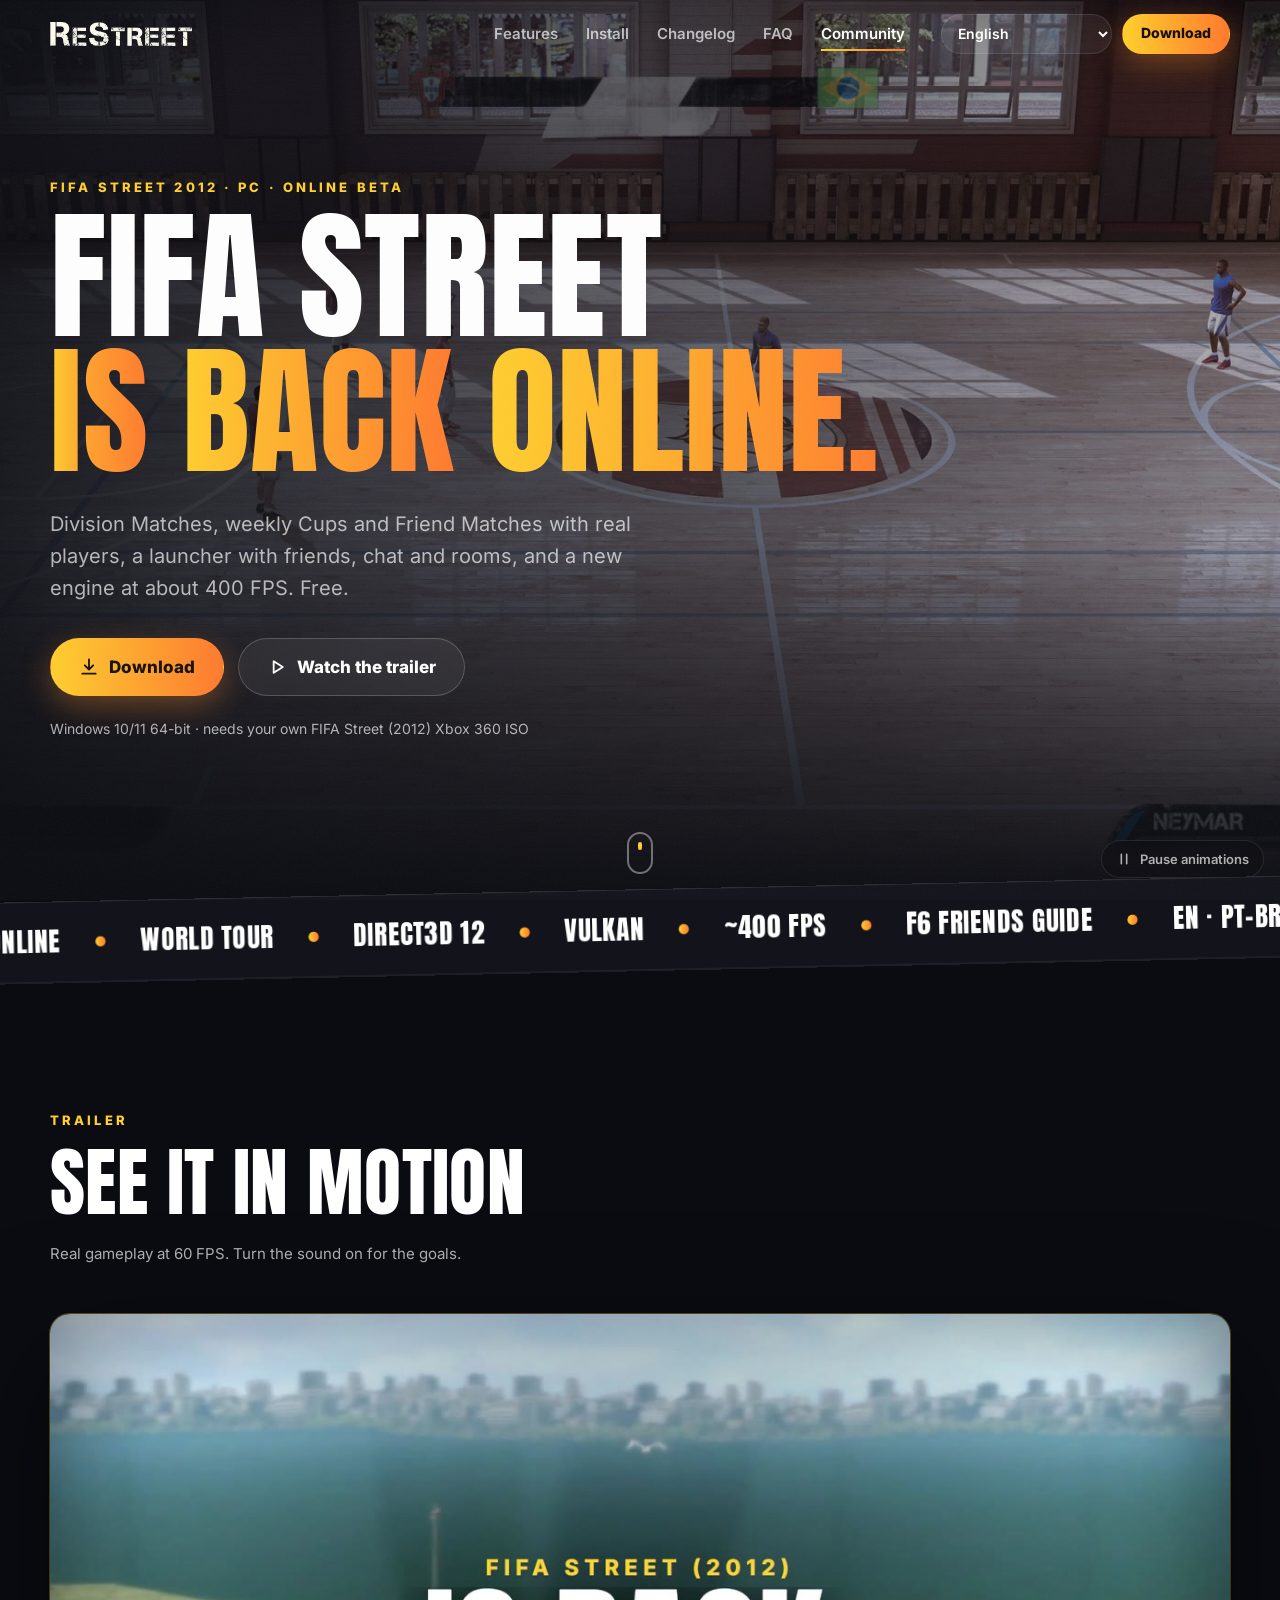
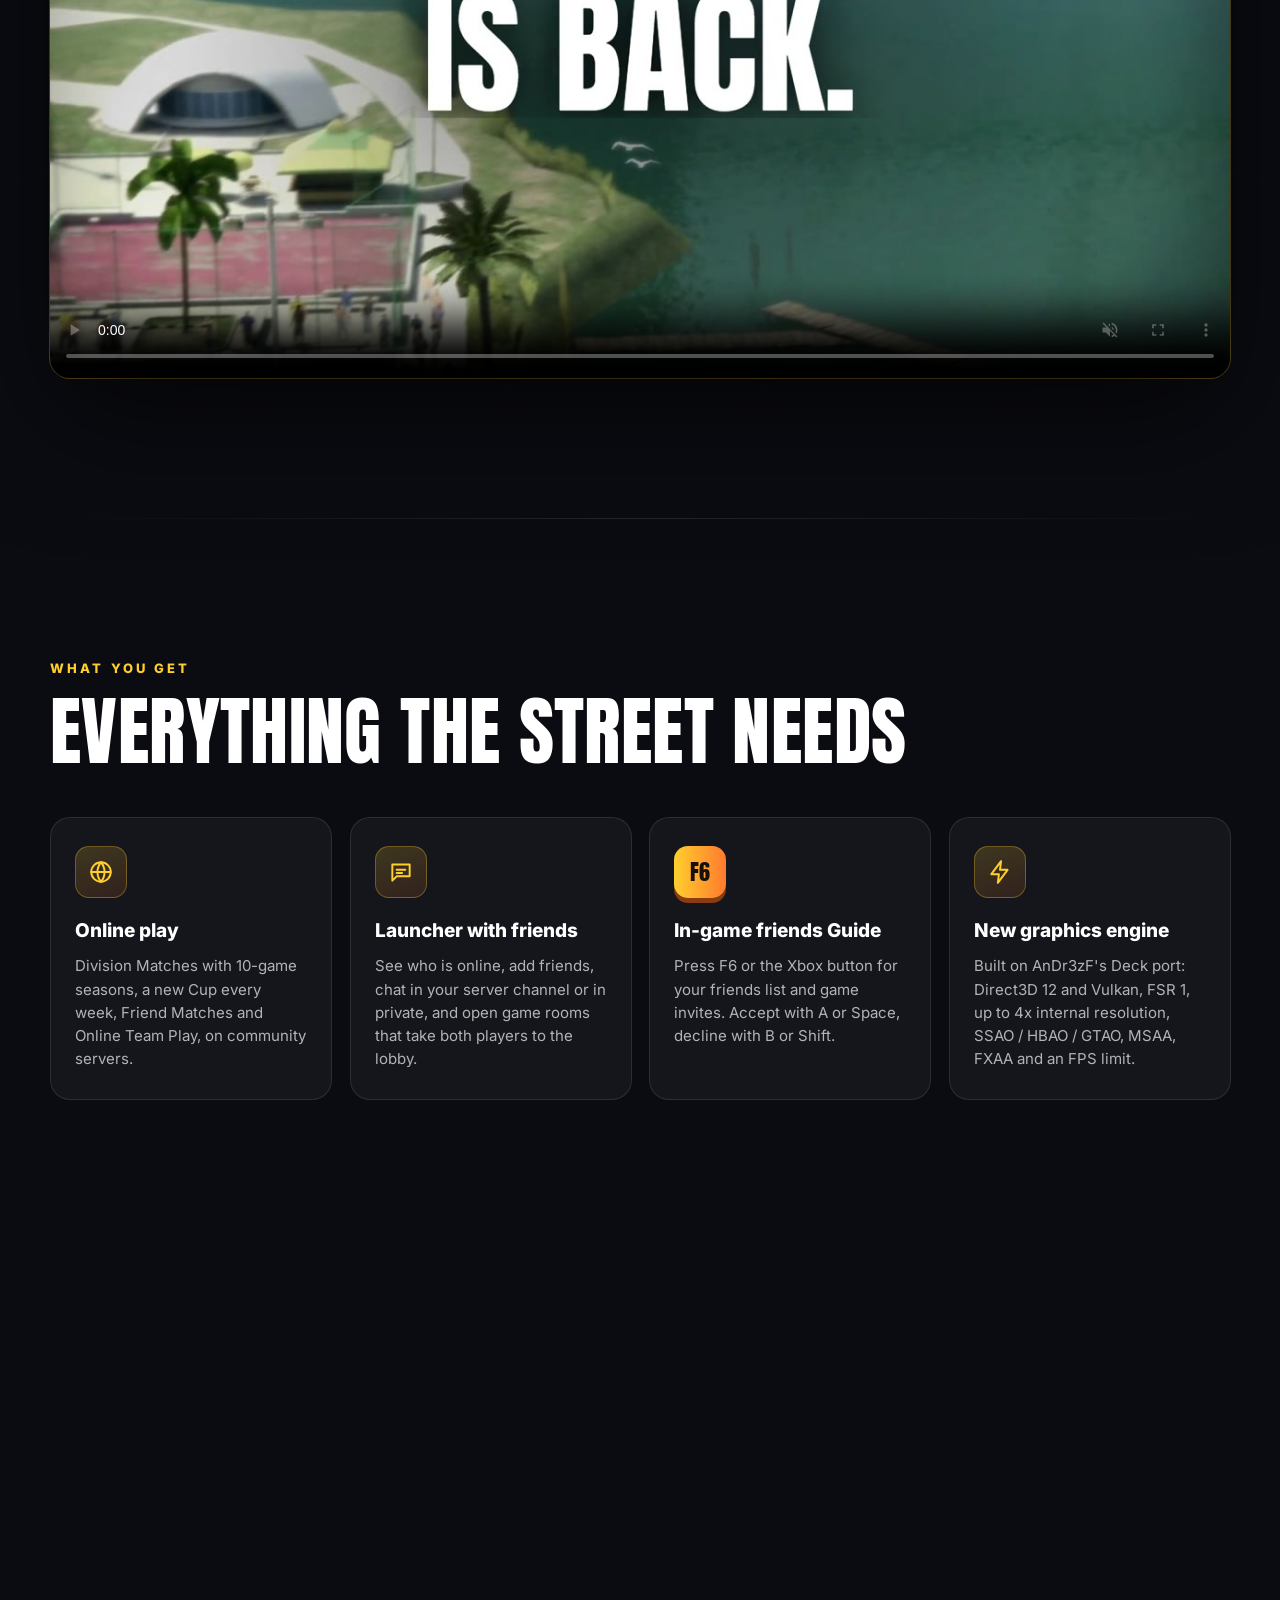
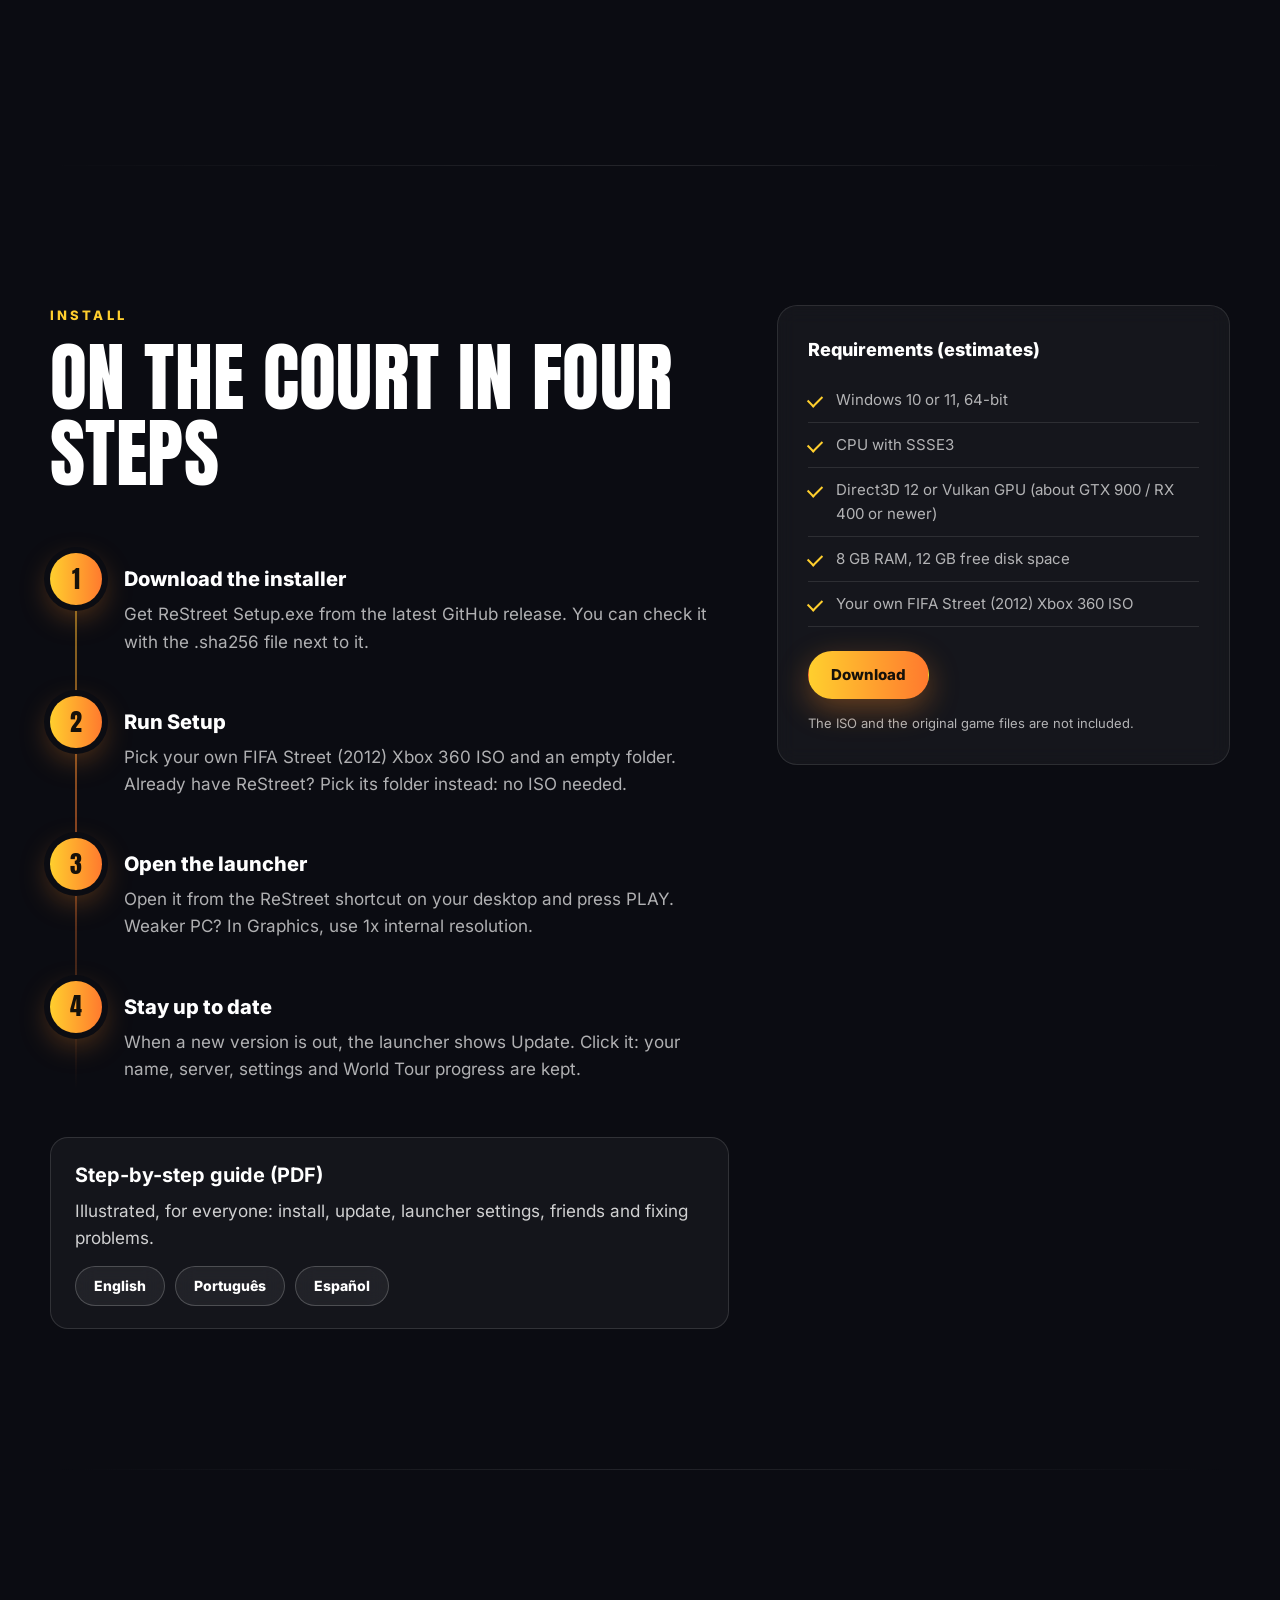
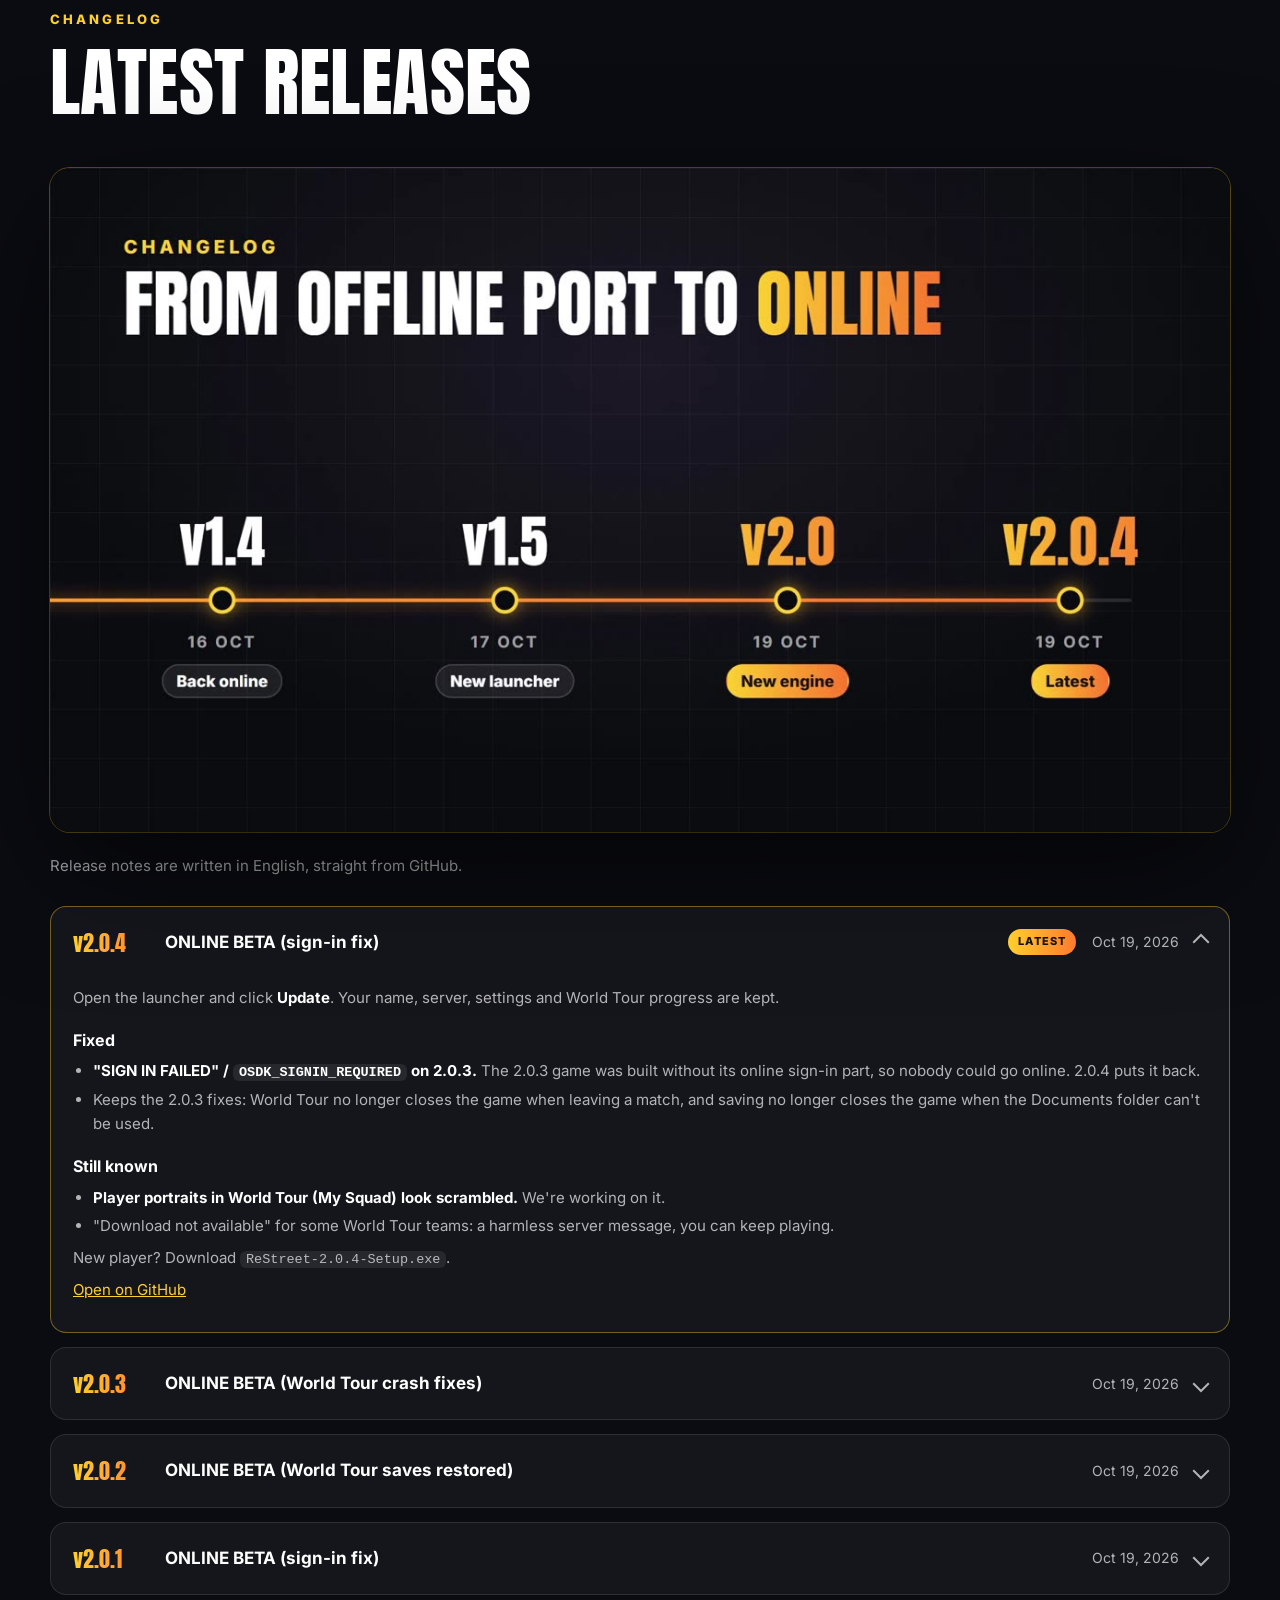
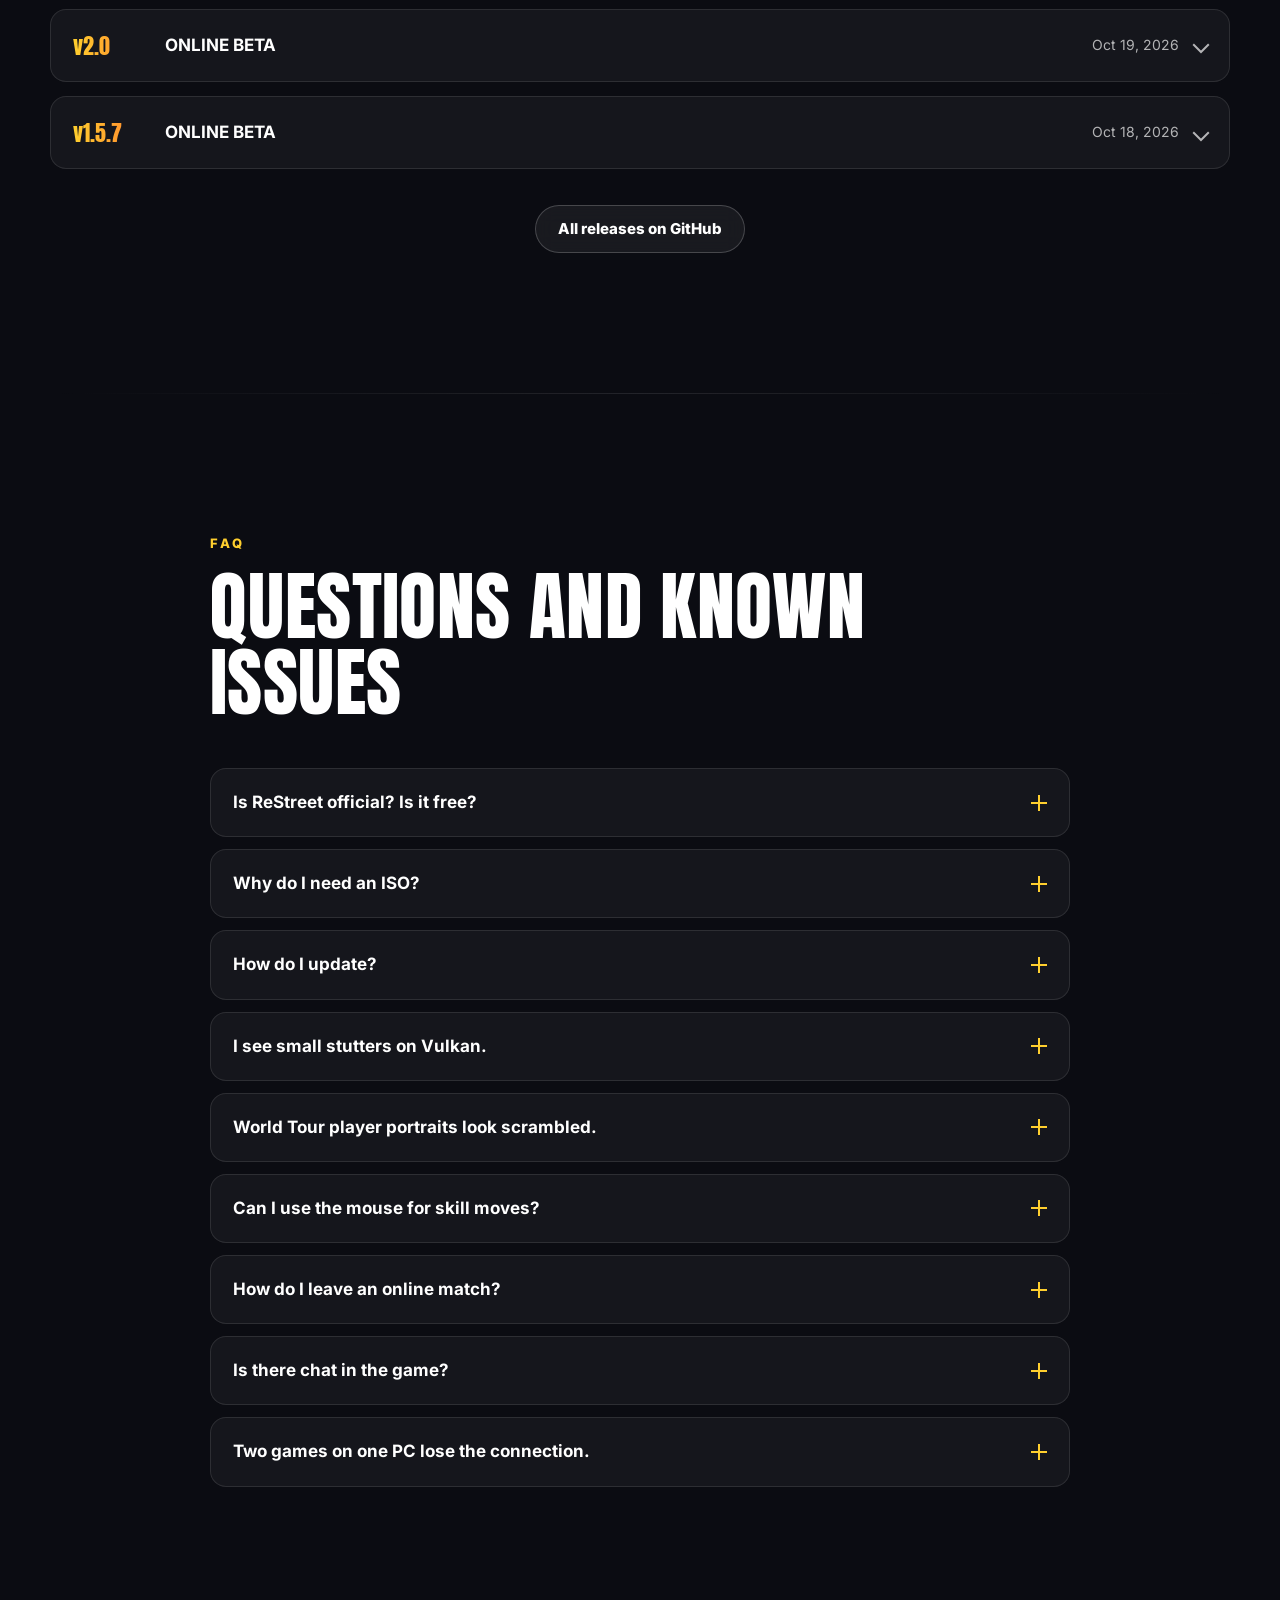
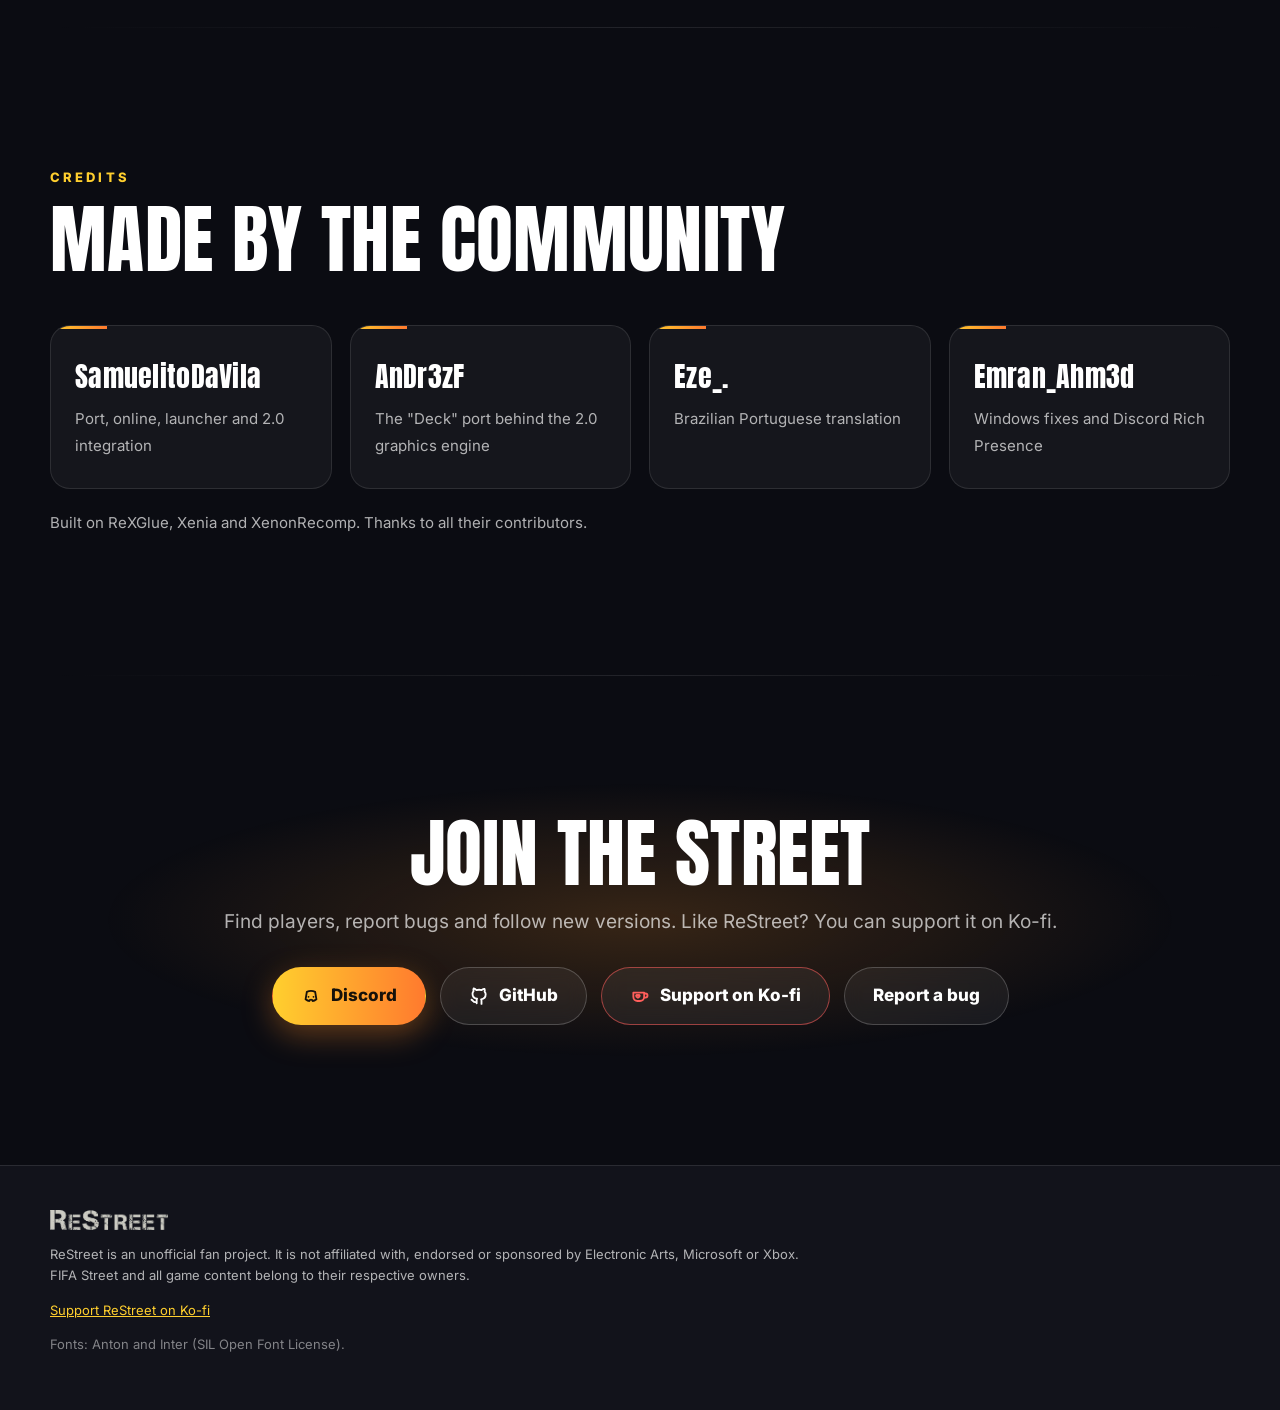
<file: index.html>
<!doctype html>
<html lang="en">
<head>
  <meta charset="utf-8" />
  <meta name="viewport" content="width=device-width, initial-scale=1" />
  <title>ReStreet — FIFA Street 2012 on PC, online again</title>
  <meta name="description" content="ReStreet is a free, unofficial PC port of FIFA Street (2012) with online play, a launcher with friends, chat and rooms, and a new graphics engine." />
  <meta name="theme-color" content="#0b0c12" />
  <meta property="og:title" content="ReStreet — FIFA Street 2012 on PC, online again" />
  <meta property="og:description" content="Free, unofficial PC port of FIFA Street (2012) with online play." />
  <meta property="og:image" content="https://samuelit0davila.github.io/fifa-street-pc-port/assets/img/shot-juggle.jpg" />
  <link rel="icon" href="assets/img/favicon.svg" type="image/svg+xml" />
  <link rel="preload" href="assets/fonts/anton.woff2" as="font" type="font/woff2" crossorigin />
  <link rel="stylesheet" href="assets/css/site.css" />
  <script>document.documentElement.classList.add("js")</script>
</head>
<body>
  <a class="skip" href="#main" data-i18n="skip">Skip to content</a>
  <div class="progress" aria-hidden="true"><span id="progress"></span></div>

  <header class="nav" id="nav">
    <div class="wrap nav__in">
      <a class="nav__logo" href="#top" aria-label="ReStreet"><img src="assets/img/logo.png" alt="ReStreet" width="160" height="27" /></a>
      <nav class="nav__links" id="navlinks" aria-label="Main">
        <a href="#features" data-i18n="nav.features">Features</a>
        <a href="#install" data-i18n="nav.install">Install</a>
        <a href="#changelog" data-i18n="nav.changelog">Changelog</a>
        <a href="#faq" data-i18n="nav.faq">FAQ</a>
        <a href="#community" data-i18n="nav.community">Community</a>
      </nav>
      <div class="nav__end">
        <label class="sr" for="lang" data-i18n="lang">Language</label>
        <select id="lang" class="lang"></select>
        <a class="btn btn--sm btn--hot dl-link" href="https://github.com/samuelit0davila/fifa-street-pc-port/releases/latest" data-i18n="nav.download">Download</a>
        <button class="burger" id="burger" aria-expanded="false" aria-controls="navlinks"><span class="sr" data-i18n="menu">Menu</span><i></i><i></i><i></i></button>
      </div>
    </div>
  </header>

  <main id="main">
    <!-- HERO -->
    <section class="hero" id="top">
      <video class="hero__video" id="heroVideo" autoplay muted loop playsinline preload="auto" poster="assets/img/hero-poster.jpg" aria-hidden="true">
        <source src="assets/video/hero.mp4" type="video/mp4" />
      </video>
      <div class="hero__shade"></div>
      <div class="wrap hero__in">
        <p class="kicker reveal" data-i18n="hero.kicker">FIFA Street 2012 · PC · Online beta</p>
        <h1 class="hero__title">
          <span class="line"><span class="split" data-i18n="hero.t1">FIFA Street</span></span>
          <span class="line"><span class="split grad" data-i18n="hero.t2">is back online.</span></span>
        </h1>
        <p class="hero__sub reveal" data-i18n="hero.sub">Division Matches, weekly Cups and Friend Matches with real players, a launcher with friends, chat and rooms, and a new engine at about 400 FPS. Free.</p>
        <div class="hero__cta reveal">
          <a class="btn btn--hot btn--lg dl-link" href="https://github.com/samuelit0davila/fifa-street-pc-port/releases/latest">
            <svg viewBox="0 0 24 24" aria-hidden="true"><path d="M12 3v12m0 0l-5-5m5 5l5-5M4 20h16" /></svg>
            <span data-i18n="hero.dl">Download</span>
          </a>
          <a class="btn btn--ghost btn--lg" href="#trailer">
            <svg viewBox="0 0 24 24" aria-hidden="true"><path d="M8 5v14l11-7z" /></svg>
            <span data-i18n="hero.watch">Watch the trailer</span>
          </a>
        </div>
        <p class="hero__meta reveal"><span data-i18n="hero.meta">Windows 10/11 64-bit · needs your own FIFA Street (2012) Xbox 360 ISO</span></p>
      </div>
      <a class="scroll" href="#trailer" aria-label="Scroll"><span></span></a>
      <button class="motion" id="motionBtn" aria-pressed="false"><svg viewBox="0 0 24 24" aria-hidden="true"><path class="i-pause" d="M8 5v14M16 5v14" /><path class="i-play" d="M8 5v14l11-7z" /></svg><span id="motionLabel">Pause animations</span></button>
    </section>

    <!-- MARQUEE -->
    <div class="marquee" aria-hidden="true">
      <div class="marquee__track">
        <span>Online</span><b></b><span>World Tour</span><b></b><span>Direct3D 12</span><b></b><span>Vulkan</span><b></b><span>~400 FPS</span><b></b><span>F6 Friends Guide</span><b></b><span>EN · PT-BR · ES · FR · DE · IT</span><b></b><span>Free</span><b></b>
        <span>Online</span><b></b><span>World Tour</span><b></b><span>Direct3D 12</span><b></b><span>Vulkan</span><b></b><span>~400 FPS</span><b></b><span>F6 Friends Guide</span><b></b><span>EN · PT-BR · ES · FR · DE · IT</span><b></b><span>Free</span><b></b>
      </div>
    </div>

    <!-- TRAILER -->
    <section class="section" id="trailer">
      <div class="wrap">
        <header class="head reveal">
          <p class="kicker" data-i18n="trailer.kicker">Trailer</p>
          <h2 class="h2" data-i18n="trailer.title">See it in motion</h2>
          <p class="note" data-i18n="trailer.note">Real gameplay at 60 FPS. Turn the sound on for the goals.</p>
        </header>
        <figure class="player reveal">
          <video id="reel" controls muted playsinline preload="metadata" poster="assets/img/trailer-poster.jpg">
            <source src="assets/video/trailer.mp4" type="video/mp4" />
          </video>
          <figcaption class="sr" data-i18n="trailer.caption">Trailer captured in-game at maximum settings: World Tour, menus, goals, skills, the new engine, online play and the launcher.</figcaption>
        </figure>
      </div>
    </section>

    <!-- FEATURES -->
    <section class="section" id="features">
      <div class="wrap">
        <header class="head reveal">
          <p class="kicker" data-i18n="feat.kicker">What you get</p>
          <h2 class="h2" data-i18n="feat.title">Everything the street needs</h2>
        </header>
        <div class="cards">
          <article class="card reveal tilt">
            <div class="card__icon"><svg viewBox="0 0 24 24" aria-hidden="true"><circle cx="12" cy="12" r="9" /><path d="M3 12h18M12 3a14 14 0 0 1 0 18M12 3a14 14 0 0 0 0 18" /></svg></div>
            <h3 data-i18n="f1.t">Online play</h3>
            <p data-i18n="f1.d">Division Matches with 10-game seasons, a new Cup every week, Friend Matches and Online Team Play, on community servers.</p>
          </article>
          <article class="card reveal tilt">
            <div class="card__icon"><svg viewBox="0 0 24 24" aria-hidden="true"><path d="M4 5h16v11H8l-4 4z" /><path d="M8 10h8M8 13h5" /></svg></div>
            <h3 data-i18n="f2.t">Launcher with friends</h3>
            <p data-i18n="f2.d">See who is online, add friends, chat in your server channel or in private, and open game rooms that take both players to the lobby.</p>
          </article>
          <article class="card reveal tilt">
            <div class="card__icon card__icon--key">F6</div>
            <h3 data-i18n="f3.t">In-game friends Guide</h3>
            <p data-i18n="f3.d">Press F6 or the Xbox button for your friends list and game invites. Accept with A or Space, decline with B or Shift.</p>
          </article>
          <article class="card reveal tilt">
            <div class="card__icon"><svg viewBox="0 0 24 24" aria-hidden="true"><path d="M13 2L4 14h7l-1 8 9-12h-7z" /></svg></div>
            <h3 data-i18n="f4.t">New graphics engine</h3>
            <p data-i18n="f4.d">Built on AnDr3zF's Deck port: Direct3D 12 and Vulkan, FSR 1, up to 4x internal resolution, SSAO / HBAO / GTAO, MSAA, FXAA and an FPS limit.</p>
          </article>
          <article class="card reveal tilt">
            <div class="card__icon"><svg viewBox="0 0 24 24" aria-hidden="true"><path d="M12 2l3 6 6 .9-4.5 4.3 1 6.3L12 16.6 6.5 19.5l1-6.3L3 8.9 9 8z" /></svg></div>
            <h3 data-i18n="f5.t">World Tour</h3>
            <p data-i18n="f5.d">Build your squad and take it around the world. Updates keep your World Tour progress, your name, server and settings.</p>
          </article>
          <article class="card reveal tilt">
            <div class="card__icon"><svg viewBox="0 0 24 24" aria-hidden="true"><path d="M3 5h10M8 3v2m3 0c-1 5-4 8-7 9m2-5c1 2 4 4 6 4" /><path d="M13 21l4-10 4 10m-6.5-3h5" /></svg></div>
            <h3 data-i18n="f6.t">6 languages</h3>
            <p data-i18n="f6.d">The launcher speaks English, Brazilian Portuguese, Spanish, French, German and Italian. In-game Brazilian Portuguese by Eze_.</p>
          </article>
          <article class="card reveal tilt">
            <div class="card__icon"><svg viewBox="0 0 24 24" aria-hidden="true"><path d="M4 20V10m6 10V4m6 16v-7m4 7H2" /></svg></div>
            <h3 data-i18n="f7.t">Performance profiles</h3>
            <p data-i18n="f7.d">Balanced, Quality, Performance or Custom, plus display, graphics and controls pages right in the launcher.</p>
          </article>
          <article class="card reveal tilt">
            <div class="card__icon"><svg viewBox="0 0 24 24" aria-hidden="true"><path d="M20 12a8 8 0 1 1-2.3-5.7M20 4v5h-5" /></svg></div>
            <h3 data-i18n="f8.t">One-click updates</h3>
            <p data-i18n="f8.d">The launcher tells you when a new version is out. Click Update and you are on it, saves included.</p>
          </article>
        </div>

        <div class="stats reveal" role="list">
          <div class="stat" role="listitem"><b class="count" data-to="400" data-pre="~">~400</b><span data-i18n="s1">FPS in a match on the test PC</span></div>
          <div class="stat" role="listitem"><b class="count" data-to="4" data-suf="x">4x</b><span data-i18n="s2">internal resolution</span></div>
          <div class="stat" role="listitem"><b class="count" data-to="6">6</b><span data-i18n="s3">launcher languages</span></div>
          <div class="stat" role="listitem"><b class="count" data-to="20">20</b><span data-i18n="s4">releases in 13 days</span></div>
        </div>
      </div>
    </section>

    <!-- INSTALL -->
    <section class="section" id="install">
      <div class="wrap install">
        <div>
          <header class="head reveal">
            <p class="kicker" data-i18n="ins.kicker">Install</p>
            <h2 class="h2" data-i18n="ins.title">On the court in four steps</h2>
          </header>
          <ol class="steps">
            <li class="step reveal"><b>1</b><div><h3 data-i18n="i1.t">Download the installer</h3><p data-i18n="i1.d">Get ReStreet Setup.exe from the latest GitHub release. You can check it with the .sha256 file next to it.</p></div></li>
            <li class="step reveal"><b>2</b><div><h3 data-i18n="i2.t">Run Setup</h3><p data-i18n="i2.d">Pick your own FIFA Street (2012) Xbox 360 ISO and an empty folder. Already have ReStreet? Pick its folder instead: no ISO needed.</p></div></li>
            <li class="step reveal"><b>3</b><div><h3 data-i18n="i3.t">Open the launcher</h3><p data-i18n="i3.d">Open it from the ReStreet shortcut on your desktop and press PLAY. Weaker PC? In Graphics, use 1x internal resolution.</p></div></li>
            <li class="step reveal"><b>4</b><div><h3 data-i18n="i4.t">Stay up to date</h3><p data-i18n="i4.d">When a new version is out, the launcher shows Update. Click it: your name, server, settings and World Tour progress are kept.</p></div></li>
          </ol>
          <div class="guides reveal">
            <h3 data-i18n="gd.t">Step-by-step guide (PDF)</h3>
            <p data-i18n="gd.d">Illustrated, for everyone: install, update, launcher settings, friends and fixing problems.</p>
            <div class="guides__btns">
              <a class="btn btn--ghost btn--sm" href="assets/guides/ReStreet-Guide-EN.pdf" hreflang="en" target="_blank" rel="noopener">English</a>
              <a class="btn btn--ghost btn--sm" href="assets/guides/ReStreet-Guide-PT.pdf" hreflang="pt" target="_blank" rel="noopener">Português</a>
              <a class="btn btn--ghost btn--sm" href="assets/guides/ReStreet-Guide-ES.pdf" hreflang="es" target="_blank" rel="noopener">Español</a>
            </div>
          </div>
        </div>
        <aside class="req reveal" aria-labelledby="req-t">
          <h3 id="req-t" data-i18n="req.t">Requirements (estimates)</h3>
          <ul>
            <li data-i18n="req.1">Windows 10 or 11, 64-bit</li>
            <li data-i18n="req.2">CPU with SSSE3</li>
            <li data-i18n="req.3">Direct3D 12 or Vulkan GPU (about GTX 900 / RX 400 or newer)</li>
            <li data-i18n="req.4">8 GB RAM, 12 GB free disk space</li>
            <li data-i18n="req.5">Your own FIFA Street (2012) Xbox 360 ISO</li>
          </ul>
          <a class="btn btn--hot dl-link" href="https://github.com/samuelit0davila/fifa-street-pc-port/releases/latest"><span data-i18n="hero.dl">Download</span></a>
          <p class="req__note" data-i18n="req.note">The ISO and the original game files are not included.</p>
        </aside>
      </div>
    </section>

    <!-- CHANGELOG -->
    <section class="section" id="changelog">
      <div class="wrap">
        <header class="head reveal">
          <p class="kicker" data-i18n="log.kicker">Changelog</p>
          <h2 class="h2" data-i18n="log.title">Latest releases</h2>
        </header>
        <figure class="player player--slim reveal">
          <video id="logVideo" muted loop playsinline preload="none" poster="assets/img/changelog-poster.jpg" aria-hidden="true">
            <source src="assets/video/changelog.mp4" type="video/mp4" />
          </video>
        </figure>
        <p class="note reveal" data-i18n="log.note">Release notes are written in English, straight from GitHub.</p>
        <div class="releases" id="releases" aria-live="polite"></div>
        <p class="center reveal"><a class="btn btn--ghost" href="https://github.com/samuelit0davila/fifa-street-pc-port/releases" data-i18n="log.all">All releases on GitHub</a></p>
      </div>
    </section>

    <!-- FAQ -->
    <section class="section" id="faq">
      <div class="wrap faq">
        <header class="head reveal">
          <p class="kicker" data-i18n="faq.kicker">FAQ</p>
          <h2 class="h2" data-i18n="faq.title">Questions and known issues</h2>
        </header>
        <div class="qa">
          <details class="reveal"><summary data-i18n="q1">Is ReStreet official? Is it free?</summary><p data-i18n="a1">It is a free fan project, not affiliated with EA, Microsoft or Xbox. You need your own copy of FIFA Street (2012) for Xbox 360.</p></details>
          <details class="reveal"><summary data-i18n="q2">Why do I need an ISO?</summary><p data-i18n="a2">The installer reads the game's data from your own disc image. The ISO and the original game files are never included in ReStreet.</p></details>
          <details class="reveal"><summary data-i18n="q3">How do I update?</summary><p data-i18n="a3">Open the launcher and click Update. New players download the latest Setup.exe instead.</p></details>
          <details class="reveal"><summary data-i18n="q4">I see small stutters on Vulkan.</summary><p data-i18n="a4">Vulkan has small stutters on 2.0. Switch to Direct3D 12 in the launcher.</p></details>
          <details class="reveal"><summary data-i18n="q5">World Tour player portraits look scrambled.</summary><p data-i18n="a5">Known issue in My Squad; a fix is in progress. "Download not available" for some World Tour teams is a harmless server message.</p></details>
          <details class="reveal"><summary data-i18n="q6">Can I use the mouse for skill moves?</summary><p data-i18n="a6">Not yet on 2.0: the launcher option is hidden for now.</p></details>
          <details class="reveal"><summary data-i18n="q7">How do I leave an online match?</summary><p data-i18n="a7">Press START + B. The game's own "leave this session?" question can show behind it: close it with A.</p></details>
          <details class="reveal"><summary data-i18n="q8">Is there chat in the game?</summary><p data-i18n="a8">Chat is only in the launcher for now. In the game, use the friends Guide (F6) for invites.</p></details>
          <details class="reveal"><summary data-i18n="q9">Two games on one PC lose the connection.</summary><p data-i18n="a9">This can happen after an invite when both games run on the same PC. It does not affect players on different PCs.</p></details>
        </div>
      </div>
    </section>

    <!-- CREDITS -->
    <section class="section" id="credits">
      <div class="wrap">
        <header class="head reveal">
          <p class="kicker" data-i18n="cred.kicker">Credits</p>
          <h2 class="h2" data-i18n="cred.title">Made by the community</h2>
        </header>
        <div class="people">
          <div class="person reveal tilt"><b>SamuelitoDaVila</b><span data-i18n="c1">Port, online, launcher and 2.0 integration</span></div>
          <div class="person reveal tilt"><b>AnDr3zF</b><span data-i18n="c2">The "Deck" port behind the 2.0 graphics engine</span></div>
          <div class="person reveal tilt"><b>Eze_.</b><span data-i18n="c3">Brazilian Portuguese translation</span></div>
          <div class="person reveal tilt"><b>Emran_Ahm3d</b><span data-i18n="c4">Windows fixes and Discord Rich Presence</span></div>
        </div>
        <p class="note reveal" data-i18n="c5">Built on ReXGlue, Xenia and XenonRecomp. Thanks to all their contributors.</p>
      </div>
    </section>

    <!-- COMMUNITY -->
    <section class="section section--cta" id="community">
      <div class="wrap cta reveal">
        <h2 class="h2" data-i18n="com.title">Join the street</h2>
        <p data-i18n="com.d">Find players, report bugs and follow new versions. Like ReStreet? You can support it on Ko-fi.</p>
        <div class="cta__row">
          <a class="btn btn--hot btn--lg" href="https://discord.gg/CqjYMGKyy2" rel="noopener">
            <svg viewBox="0 0 24 24" aria-hidden="true"><path d="M7 7c3-1.3 7-1.3 10 0l1.5 9c-1.6 1.3-3.3 2-4.5 2l-1-1.6M7 7L5.5 16c1.6 1.3 3.3 2 4.5 2l1-1.6M9 13h.01M15 13h.01" /></svg>
            <span>Discord</span>
          </a>
          <a class="btn btn--ghost btn--lg" href="https://github.com/samuelit0davila/fifa-street-pc-port" rel="noopener">
            <svg viewBox="0 0 24 24" aria-hidden="true"><path d="M9 19c-4 1.5-4-2-6-2.5m12 5v-3.5c0-1 .1-1.4-.5-2 2.8-.3 5.5-1.4 5.5-6a4.6 4.6 0 0 0-1.3-3.2 4.2 4.2 0 0 0-.1-3.2s-1-.3-3.4 1.3a11.6 11.6 0 0 0-6.2 0C6.6 2.6 5.6 2.9 5.6 2.9a4.2 4.2 0 0 0-.1 3.2A4.6 4.6 0 0 0 4.2 9.3c0 4.6 2.7 5.7 5.5 6-.6.6-.6 1.2-.5 2v3.5" /></svg>
            <span>GitHub</span>
          </a>
          <a class="btn btn--ghost btn--lg btn--kofi" href="https://ko-fi.com/samuelitodavila" rel="noopener">
            <svg viewBox="0 0 24 24" aria-hidden="true"><path d="M4 8h13v5a5 5 0 0 1-5 5H9a5 5 0 0 1-5-5zM17 9h1.5a2.5 2.5 0 0 1 0 5H17M9.5 11.2c.8-.9 2.2-.4 2.2.6 0 1.1-2.2 2.4-2.2 2.4s-2.2-1.3-2.2-2.4c0-1 1.4-1.5 2.2-.6z" /></svg>
            <span data-i18n="com.kofi">Support on Ko-fi</span>
          </a>
          <a class="btn btn--ghost btn--lg" href="https://github.com/samuelit0davila/fifa-street-pc-port/issues" rel="noopener"><span data-i18n="com.bug">Report a bug</span></a>
        </div>
      </div>
    </section>
  </main>

  <footer class="foot">
    <div class="wrap foot__in">
      <img src="assets/img/logo.png" alt="ReStreet" width="120" height="20" />
      <p data-i18n="foot.legal">ReStreet is an unofficial fan project. It is not affiliated with, endorsed or sponsored by Electronic Arts, Microsoft or Xbox. FIFA Street and all game content belong to their respective owners.</p>
      <p><a href="https://ko-fi.com/samuelitodavila" rel="noopener" data-i18n="foot.kofi">Support ReStreet on Ko-fi</a></p>
      <p class="foot__small" data-i18n="foot.fonts">Fonts: Anton and Inter (SIL Open Font License).</p>
    </div>
  </footer>


  <script src="assets/js/i18n.js"></script>
  <script src="assets/js/releases.js"></script>
  <script src="assets/js/site.js"></script>
</body>
</html>
</file>
<file: assets/css/site.css>
@font-face { font-family: "Anton"; src: url("../fonts/anton.woff2") format("woff2"); font-display: swap; unicode-range: U+0000-00FF, U+0131, U+0152-0153, U+02BB-02BC, U+02C6, U+02DA, U+02DC, U+2000-206F, U+20AC, U+2122, U+2191, U+2193, U+2212, U+2215, U+FEFF, U+FFFD; }
@font-face { font-family: "Anton"; src: url("../fonts/anton-ext.woff2") format("woff2"); font-display: swap; unicode-range: U+0100-024F, U+1E00-1EFF, U+20A0-20AB, U+20AD-20CF, U+2C60-2C7F, U+A720-A7FF; }
@font-face { font-family: "Inter"; src: url("../fonts/inter.woff2") format("woff2"); font-weight: 100 900; font-display: swap; unicode-range: U+0000-00FF, U+0131, U+0152-0153, U+02BB-02BC, U+02C6, U+02DA, U+02DC, U+2000-206F, U+20AC, U+2122, U+2191, U+2193, U+2212, U+2215, U+FEFF, U+FFFD; }
@font-face { font-family: "Inter"; src: url("../fonts/inter-ext.woff2") format("woff2"); font-weight: 100 900; font-display: swap; unicode-range: U+0100-024F, U+1E00-1EFF, U+20A0-20AB, U+20AD-20CF, U+2C60-2C7F, U+A720-A7FF; }

:root {
  --bg: #0b0c12; --bg-2: #12131b; --panel: rgba(255,255,255,.045); --line: rgba(255,255,255,.1);
  --ink: #fff; --muted: rgba(255,255,255,.68); --y: #ffcf2e; --o: #ff7a2e;
  --grad: linear-gradient(90deg, var(--y), var(--o));
  --r: 20px; --wrap: 1180px; --nav: 68px;
  --ease: cubic-bezier(.2,.8,.2,1);
  color-scheme: dark;
}
* { box-sizing: border-box; }
html { scroll-behavior: smooth; scroll-padding-top: calc(var(--nav) + 12px); -webkit-text-size-adjust: 100%; }
body { margin: 0; background: var(--bg); color: var(--ink); font: 400 17px/1.6 "Inter", "Segoe UI", system-ui, sans-serif; overflow-x: hidden; }
body::before { /* film grain */
  content: ""; position: fixed; inset: 0; pointer-events: none; z-index: 100; opacity: .05;
  background-image: url("data:image/svg+xml,%3Csvg xmlns='http://www.w3.org/2000/svg' width='160' height='160'%3E%3Cfilter id='n'%3E%3CfeTurbulence type='fractalNoise' baseFrequency='.9' numOctaves='2' stitchTiles='stitch'/%3E%3C/filter%3E%3Crect width='100%25' height='100%25' filter='url(%23n)'/%3E%3C/svg%3E");
}
img, video { max-width: 100%; display: block; }
a { color: var(--y); }
h1, h2, h3 { margin: 0; }
p { margin: 0; }
:focus-visible { outline: 3px solid var(--y); outline-offset: 3px; border-radius: 6px; }
.sr { position: absolute !important; width: 1px; height: 1px; overflow: hidden; clip: rect(0 0 0 0); white-space: nowrap; }
.skip { position: fixed; left: 16px; top: -60px; z-index: 200; padding: 10px 16px; background: var(--y); color: #16110a; border-radius: 10px; font-weight: 800; transition: top .2s; }
.skip:focus { top: 12px; }
.wrap { width: min(var(--wrap), 100% - 32px); margin-inline: auto; }
.center { text-align: center; }
.grad { background: var(--grad); -webkit-background-clip: text; background-clip: text; color: transparent; }
.kicker { font-weight: 800; font-size: 13px; letter-spacing: .24em; text-transform: uppercase; color: var(--y); margin-bottom: 14px; }
.h2 { font-family: "Anton", Impact, sans-serif; font-weight: 400; font-size: clamp(40px, 6vw, 76px); line-height: 1; text-transform: uppercase; letter-spacing: .005em; }
.note { color: var(--muted); font-size: 15px; margin-top: 22px; }

/* progress */
.progress { position: fixed; inset: 0 0 auto; height: 3px; z-index: 120; }
.progress span { display: block; height: 100%; width: 100%; background: var(--grad); transform-origin: left; transform: scaleX(0); }

/* buttons */
.btn { --h: 48px; display: inline-flex; align-items: center; gap: 10px; height: var(--h); padding: 0 22px; border-radius: 999px; font-weight: 800; font-size: 15px;
  text-decoration: none; color: var(--ink); border: 1px solid transparent; cursor: pointer; position: relative; overflow: hidden; isolation: isolate;
  transition: transform .25s var(--ease), box-shadow .25s var(--ease), background .25s; white-space: nowrap; }
.btn svg { width: 20px; height: 20px; fill: none; stroke: currentColor; stroke-width: 2.2; stroke-linecap: round; stroke-linejoin: round; }
.btn--sm { --h: 40px; padding: 0 18px; font-size: 14px; }
.btn--lg { --h: 58px; padding: 0 28px; font-size: 17px; }
.btn--hot { background: var(--grad); color: #16110a; box-shadow: 0 10px 30px rgba(255,140,40,.35); }
.btn--hot svg { stroke: #16110a; }
.btn--hot::after { content: ""; position: absolute; inset: 0; z-index: -1; background: linear-gradient(110deg, transparent 30%, rgba(255,255,255,.55) 50%, transparent 70%);
  transform: translateX(-120%); animation: shine 3.6s var(--ease) infinite; }
.btn--ghost { background: rgba(255,255,255,.06); border-color: rgba(255,255,255,.2); backdrop-filter: blur(10px); }
.btn:hover { transform: translateY(-2px); }
.btn--hot:hover { box-shadow: 0 16px 40px rgba(255,140,40,.5); }
.btn--ghost:hover { background: rgba(255,255,255,.12); }
.btn--kofi { border-color: rgba(255,94,91,.55); }
.btn--kofi svg { stroke: #ff5e5b; }
.btn--kofi:hover { background: rgba(255,94,91,.14); }
@keyframes shine { 0%, 55% { transform: translateX(-120%); } 85%, 100% { transform: translateX(120%); } }

/* nav */
.nav { position: fixed; inset: 0 0 auto; z-index: 110; height: var(--nav); transition: background .3s, border-color .3s, backdrop-filter .3s; border-bottom: 1px solid transparent; }
.nav.is-solid { background: rgba(11,12,18,.78); backdrop-filter: blur(16px) saturate(1.4); border-color: var(--line); }
.nav__in { height: 100%; display: flex; align-items: center; gap: 24px; }
.nav__logo img { height: 24px; width: auto; }
.nav__links { display: flex; gap: 4px; margin-left: auto; }
.nav__links a { color: var(--muted); text-decoration: none; font-weight: 600; font-size: 15px; padding: 8px 12px; border-radius: 10px; position: relative; transition: color .2s; }
.nav__links a::after { content: ""; position: absolute; left: 12px; right: 12px; bottom: 3px; height: 2px; background: var(--grad); transform: scaleX(0); transform-origin: left; transition: transform .3s var(--ease); }
.nav__links a:hover, .nav__links a.is-on { color: var(--ink); }
.nav__links a:hover::after, .nav__links a.is-on::after { transform: scaleX(1); }
.nav__end { display: flex; align-items: center; gap: 10px; }
.lang { height: 40px; border-radius: 999px; padding: 0 12px; background: rgba(255,255,255,.06); color: var(--ink); border: 1px solid var(--line); font: 600 14px "Inter", sans-serif; }
.lang option { background: var(--bg-2); }
.burger { display: none; width: 42px; height: 42px; border-radius: 12px; border: 1px solid var(--line); background: rgba(255,255,255,.06); flex-direction: column; justify-content: center; align-items: center; gap: 5px; cursor: pointer; }
.burger i { display: block; width: 18px; height: 2px; background: var(--ink); border-radius: 2px; transition: transform .3s, opacity .3s; }
.burger[aria-expanded="true"] i:nth-of-type(1) { transform: translateY(7px) rotate(45deg); }
.burger[aria-expanded="true"] i:nth-of-type(2) { opacity: 0; }
.burger[aria-expanded="true"] i:nth-of-type(3) { transform: translateY(-7px) rotate(-45deg); }

/* hero */
.hero { position: relative; min-height: min(100svh, 1000px); display: flex; align-items: center; overflow: hidden; padding: calc(var(--nav) + 40px) 0 90px; }
.hero__video { position: absolute; inset: 0; width: 100%; height: 100%; object-fit: cover; transform: scale(1.04); }
.hero__shade { position: absolute; inset: 0;
  background: linear-gradient(90deg, rgba(11,12,18,.92) 0%, rgba(11,12,18,.6) 45%, rgba(11,12,18,.15) 100%), linear-gradient(180deg, rgba(11,12,18,.2) 60%, var(--bg) 100%); }
.hero__in { position: relative; }
.hero__title { font-family: "Anton", Impact, sans-serif; font-weight: 400; text-transform: uppercase; font-size: clamp(56px, 11vw, 150px); line-height: .92; letter-spacing: .005em; margin-bottom: 26px; }
.hero__title .line { display: block; overflow: hidden; padding-bottom: .04em; }
.split { display: inline-block; }
.split .ch { display: inline-block; transform: translateY(110%); animation: rise .9s var(--ease) forwards; }
.split.grad .ch { background: var(--grad); background-size: var(--gw, 100%) 100%; background-position: var(--gx, 0) 0; -webkit-background-clip: text; background-clip: text; color: transparent; }
@keyframes rise { to { transform: none; } }
.hero__sub { max-width: 620px; font-size: clamp(17px, 2vw, 20px); color: var(--muted); margin-bottom: 34px; }
.hero__cta { display: flex; flex-wrap: wrap; gap: 14px; margin-bottom: 22px; }
.hero__meta { font-size: 14px; color: var(--muted); }
.scroll { position: absolute; left: 50%; bottom: 26px; width: 26px; height: 42px; margin-left: -13px; border: 2px solid rgba(255,255,255,.4); border-radius: 14px; }
.scroll span { position: absolute; left: 50%; top: 8px; width: 4px; height: 8px; margin-left: -2px; border-radius: 2px; background: var(--y); animation: wheel 1.8s var(--ease) infinite; }
@keyframes wheel { 0% { transform: none; opacity: 1; } 70% { transform: translateY(14px); opacity: 0; } 100% { opacity: 0; } }

.motion { position: absolute; right: 16px; bottom: 22px; display: inline-flex; align-items: center; gap: 8px; height: 38px; padding: 0 14px; border-radius: 999px;
  background: rgba(11,12,18,.55); border: 1px solid var(--line); color: var(--muted); font: 600 13px "Inter", sans-serif; cursor: pointer; backdrop-filter: blur(8px); }
.motion:hover { color: var(--ink); }
.motion svg { width: 16px; height: 16px; fill: none; stroke: currentColor; stroke-width: 2.4; stroke-linecap: round; stroke-linejoin: round; }
.motion .i-play, .motion[aria-pressed="true"] .i-pause { display: none; }
.motion[aria-pressed="true"] .i-play { display: inline; }
.is-paused .marquee__track, .is-paused .btn--hot::after, .is-paused .section--cta::after, .is-paused .scroll span { animation-play-state: paused !important; }

/* marquee */
.marquee { overflow: hidden; border-block: 1px solid var(--line); background: var(--bg-2); transform: rotate(-1.2deg) scale(1.02); margin: -10px 0 0; position: relative; z-index: 2; }
.marquee__track { display: flex; align-items: center; gap: 34px; width: max-content; padding: 18px 0; animation: marquee 32s linear infinite; }
.marquee span { font-family: "Anton", Impact, sans-serif; font-size: 26px; text-transform: uppercase; letter-spacing: .04em; white-space: nowrap; }
.marquee b { width: 10px; height: 10px; border-radius: 50%; background: var(--grad); flex: none; }
@keyframes marquee { to { transform: translateX(-50%); } }

/* sections */
.section { padding: clamp(80px, 12vw, 140px) 0; position: relative; }
.section + .section::before { content: ""; position: absolute; top: 0; left: 50%; width: min(var(--wrap), 100% - 32px); transform: translateX(-50%); height: 1px; background: linear-gradient(90deg, transparent, var(--line), transparent); }
.head { margin-bottom: 48px; }

/* player */
.player { margin: 0; position: relative; border-radius: var(--r); overflow: hidden; background: #000;
  box-shadow: 0 40px 120px rgba(0,0,0,.6), 0 0 0 1px rgba(255,207,46,.35); aspect-ratio: 16 / 9; }
.player::before { content: ""; position: absolute; inset: -2px; z-index: -1; border-radius: inherit; background: var(--grad); filter: blur(40px); opacity: .25; }
.player video { width: 100%; height: 100%; object-fit: cover; }
.player--slim { margin-bottom: 8px; }

/* cards */
.cards { display: grid; grid-template-columns: repeat(4, 1fr); gap: 18px; }
.card { position: relative; padding: 28px 24px; border-radius: var(--r); background: var(--panel); border: 1px solid var(--line); overflow: hidden;
  transition: border-color .3s, background .3s; transform-style: preserve-3d; will-change: transform; }
.card::before { content: ""; position: absolute; inset: 0; pointer-events: none; opacity: 0; transition: opacity .3s;
  background: radial-gradient(360px circle at var(--mx, 50%) var(--my, 50%), rgba(255,180,50,.16), transparent 60%); }
.card:hover { border-color: rgba(255,207,46,.45); background: rgba(255,255,255,.06); }
.card:hover::before { opacity: 1; }
.card h3 { font-size: 19px; font-weight: 800; margin: 18px 0 8px; }
.card p { color: var(--muted); font-size: 15px; line-height: 1.55; }
.card__icon { width: 52px; height: 52px; border-radius: 14px; display: grid; place-items: center; background: linear-gradient(160deg, rgba(255,207,46,.18), rgba(255,122,46,.12)); border: 1px solid rgba(255,207,46,.3); }
.card__icon svg { width: 26px; height: 26px; fill: none; stroke: var(--y); stroke-width: 1.8; stroke-linecap: round; stroke-linejoin: round; }
.card__icon--key { font-family: "Anton", Impact, sans-serif; font-size: 22px; color: #16110a; background: var(--grad); box-shadow: 0 5px 0 #8a3c10; border: 0; }

.stats { display: grid; grid-template-columns: repeat(4, 1fr); gap: 18px; margin-top: 56px; padding: 34px; border-radius: var(--r);
  background: linear-gradient(120deg, rgba(255,207,46,.08), rgba(255,122,46,.04) 50%, rgba(255,255,255,.02)); border: 1px solid var(--line); }
.stat { text-align: center; }
.stat b { display: block; font-family: "Anton", Impact, sans-serif; font-weight: 400; font-size: clamp(44px, 6vw, 68px); line-height: 1; background: var(--grad); -webkit-background-clip: text; background-clip: text; color: transparent; font-variant-numeric: tabular-nums; }
.stat span { display: block; color: var(--muted); font-size: 14px; margin-top: 8px; }

/* install */
.install { display: grid; grid-template-columns: 1.5fr 1fr; gap: 48px; align-items: start; }
.steps { list-style: none; margin: 0; padding: 0; position: relative; }
.steps::before { content: ""; position: absolute; left: 25px; top: 20px; bottom: 20px; width: 2px; background: linear-gradient(var(--y), var(--o), transparent); opacity: .5; }
.step { display: flex; gap: 22px; padding: 14px 0 26px; position: relative; }
.step > b { flex: none; width: 52px; height: 52px; border-radius: 50%; display: grid; place-items: center; font-family: "Anton", Impact, sans-serif; font-weight: 400; font-size: 24px;
  color: #16110a; background: var(--grad); box-shadow: 0 0 0 6px var(--bg), 0 10px 30px rgba(255,140,40,.35); }
.step h3 { font-size: 20px; font-weight: 800; margin: 10px 0 6px; }
.step p { color: var(--muted); }
.req { position: sticky; top: calc(var(--nav) + 24px); padding: 30px; border-radius: var(--r); background: var(--panel); border: 1px solid var(--line); backdrop-filter: blur(10px); }
.req h3 { font-size: 18px; font-weight: 800; margin-bottom: 14px; }
.req ul { margin: 0 0 24px; padding: 0; list-style: none; }
.req li { padding: 10px 0 10px 28px; border-bottom: 1px solid var(--line); color: var(--muted); font-size: 15px; position: relative; }
.req li::before { content: ""; position: absolute; left: 0; top: 17px; width: 12px; height: 7px; border-left: 2px solid var(--y); border-bottom: 2px solid var(--y); transform: rotate(-45deg); }
.req__note { font-size: 13px; color: var(--muted); margin-top: 14px; }

/* releases */
.releases { display: grid; gap: 14px; margin: 28px 0 36px; }
.rel { animation: drop .5s var(--ease) both; border-radius: 16px; background: var(--panel); border: 1px solid var(--line); overflow: hidden; transition: border-color .3s; }
.rel[open] { border-color: rgba(255,207,46,.4); }
.rel summary { list-style: none; cursor: pointer; display: flex; align-items: center; gap: 16px; padding: 18px 22px; }
.rel summary::-webkit-details-marker { display: none; }
.rel__tag { font-family: "Anton", Impact, sans-serif; font-size: 22px; min-width: 76px; }
.rel__name { flex: 1; font-weight: 700; }
.rel__date { color: var(--muted); font-size: 14px; white-space: nowrap; }
.rel__badge { font-size: 11px; font-weight: 800; letter-spacing: .1em; text-transform: uppercase; padding: 4px 10px; border-radius: 999px; background: var(--grad); color: #16110a; }
.rel summary::after { content: ""; width: 10px; height: 10px; border-right: 2px solid var(--muted); border-bottom: 2px solid var(--muted); transform: rotate(45deg); transition: transform .3s; flex: none; }
.rel[open] summary::after { transform: rotate(-135deg); }
.rel__body { padding: 0 22px 22px; color: var(--muted); font-size: 15px; }
.rel__body h4 { color: var(--ink); font-size: 16px; margin: 18px 0 6px; }
.rel__body ul { margin: 6px 0; padding-left: 20px; }
.rel__body li { margin: 4px 0; }
.rel__body p { margin: 8px 0; }
.rel__body strong { color: var(--ink); }
.rel__body code { background: rgba(255,255,255,.08); padding: 1px 6px; border-radius: 6px; font-size: .9em; }

/* faq */
.faq { max-width: 860px; }
.qa { display: grid; gap: 12px; }
.qa details { border-radius: 16px; background: var(--panel); border: 1px solid var(--line); transition: border-color .3s, background .3s; }
.qa details[open] { border-color: rgba(255,207,46,.4); background: rgba(255,255,255,.06); }
.qa summary { list-style: none; cursor: pointer; padding: 20px 56px 20px 22px; font-weight: 700; position: relative; }
.qa summary::-webkit-details-marker { display: none; }
.qa summary::before, .qa summary::after { content: ""; position: absolute; right: 22px; top: 50%; width: 16px; height: 2px; margin-top: -1px; background: var(--y); transition: transform .3s var(--ease); }
.qa summary::after { transform: rotate(90deg); }
.qa details[open] summary::after { transform: rotate(0); }
.qa details p { padding: 0 22px 20px; color: var(--muted); animation: drop .4s var(--ease); }
@keyframes drop { from { opacity: 0; transform: translateY(-6px); } }

/* credits */
.people { display: grid; grid-template-columns: repeat(4, 1fr); gap: 18px; }
.person { padding: 28px 24px; border-radius: var(--r); background: var(--panel); border: 1px solid var(--line); position: relative; overflow: hidden; }
.person::after { content: ""; position: absolute; left: 0; top: 0; height: 3px; width: 100%; background: var(--grad); transform: scaleX(.2); transform-origin: left; transition: transform .5s var(--ease); }
.person:hover::after { transform: scaleX(1); }
.person b { display: block; font-family: "Anton", Impact, sans-serif; font-weight: 400; font-size: 28px; letter-spacing: .01em; margin-bottom: 6px; word-break: break-word; }
.person span { color: var(--muted); font-size: 15px; }

/* cta */
.section--cta { overflow: hidden; }
.section--cta::after { content: ""; position: absolute; inset: 10% -10%; background: radial-gradient(50% 50% at 50% 50%, rgba(255,150,40,.18), transparent 70%); pointer-events: none; animation: pulse 6s ease-in-out infinite; }
@keyframes pulse { 50% { transform: scale(1.12); opacity: .7; } }
.cta { text-align: center; position: relative; z-index: 1; }
.cta p { color: var(--muted); font-size: 19px; margin: 16px 0 30px; }
.cta__row { display: flex; flex-wrap: wrap; justify-content: center; gap: 14px; }

/* footer */
.foot { border-top: 1px solid var(--line); padding: 44px 0 56px; background: var(--bg-2); }
.foot__in { display: grid; gap: 14px; justify-items: start; }
.foot img { height: 20px; width: auto; opacity: .8; }
.foot p { color: var(--muted); font-size: 13px; max-width: 760px; }
.foot__small { opacity: .7; }

/* reveal */
.js .reveal { opacity: 0; transform: translateY(34px); transition: opacity .9s var(--ease), transform .9s var(--ease); transition-delay: var(--d, 0s); }
.js .reveal.is-in { opacity: 1; transform: none; }
.js .tilt.reveal.is-in { transition: opacity .9s var(--ease), transform .2s ease-out, border-color .3s, background .3s; }

/* responsive */
@media (max-width: 1060px) {
  .cards, .people { grid-template-columns: repeat(2, 1fr); }
  .nav__links { position: fixed; inset: var(--nav) 0 auto; flex-direction: column; gap: 0; padding: 12px 16px 20px; background: rgba(11,12,18,.97); border-bottom: 1px solid var(--line);
    transform: translateY(-8px); opacity: 0; visibility: hidden; transition: opacity .25s, transform .25s, visibility .25s; }
  .nav__links.is-open { opacity: 1; transform: none; visibility: visible; }
  .nav__links a { padding: 14px 8px; font-size: 17px; }
  .burger { display: flex; }
}
@media (max-width: 820px) {
  .install { grid-template-columns: 1fr; }
  .req { position: static; }
  .stats { grid-template-columns: repeat(2, 1fr); row-gap: 30px; }
}
@media (max-width: 560px) {
  body { font-size: 16px; }
  .cards, .people { grid-template-columns: 1fr; }
  .nav .dl-link { display: none; }
  .hero__cta .btn { width: 100%; justify-content: center; }
  .scroll { display: none; }
  .rel summary { flex-wrap: wrap; gap: 6px 12px; }
  .rel__name { flex-basis: 100%; order: 3; }
  .stats { padding: 26px 16px; }
}

/* Reduced motion: no letter rise or slide-ins, reveals become plain fades; ambient loops start paused (JS adds .is-paused) and the hero button turns them on. */
@media (prefers-reduced-motion: reduce) {
  html { scroll-behavior: auto; }
  .split .ch { transform: none; animation: none; }
  .js .reveal { transform: none; transition: opacity .6s ease; }
}

/* Player guides (PDF) under the install steps */
.guides{margin-top:28px;padding:22px 24px;border:1px solid rgba(255,255,255,.12);border-radius:18px;background:rgba(255,255,255,.04)}
.guides h3{margin:0 0 6px}
.guides p{margin:0 0 14px;opacity:.8}
.guides__btns{display:flex;flex-wrap:wrap;gap:10px}
</file>
